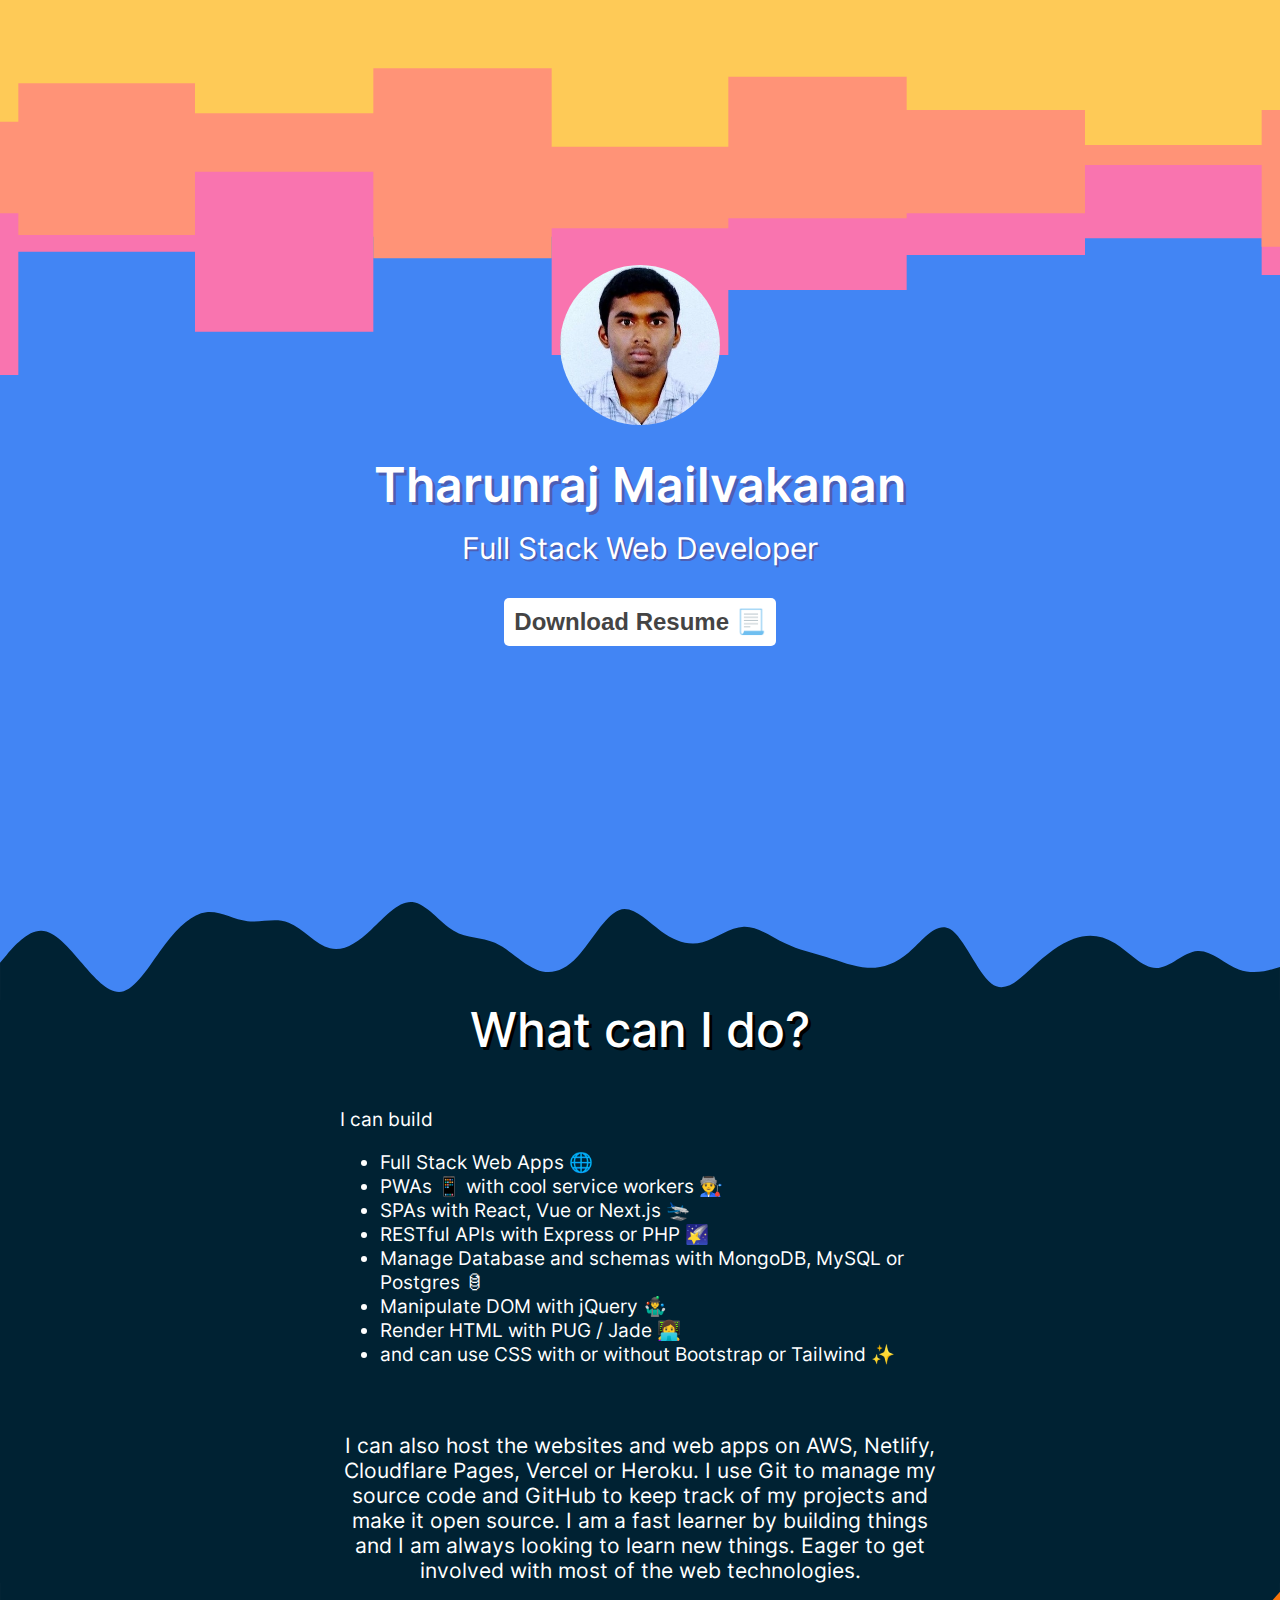
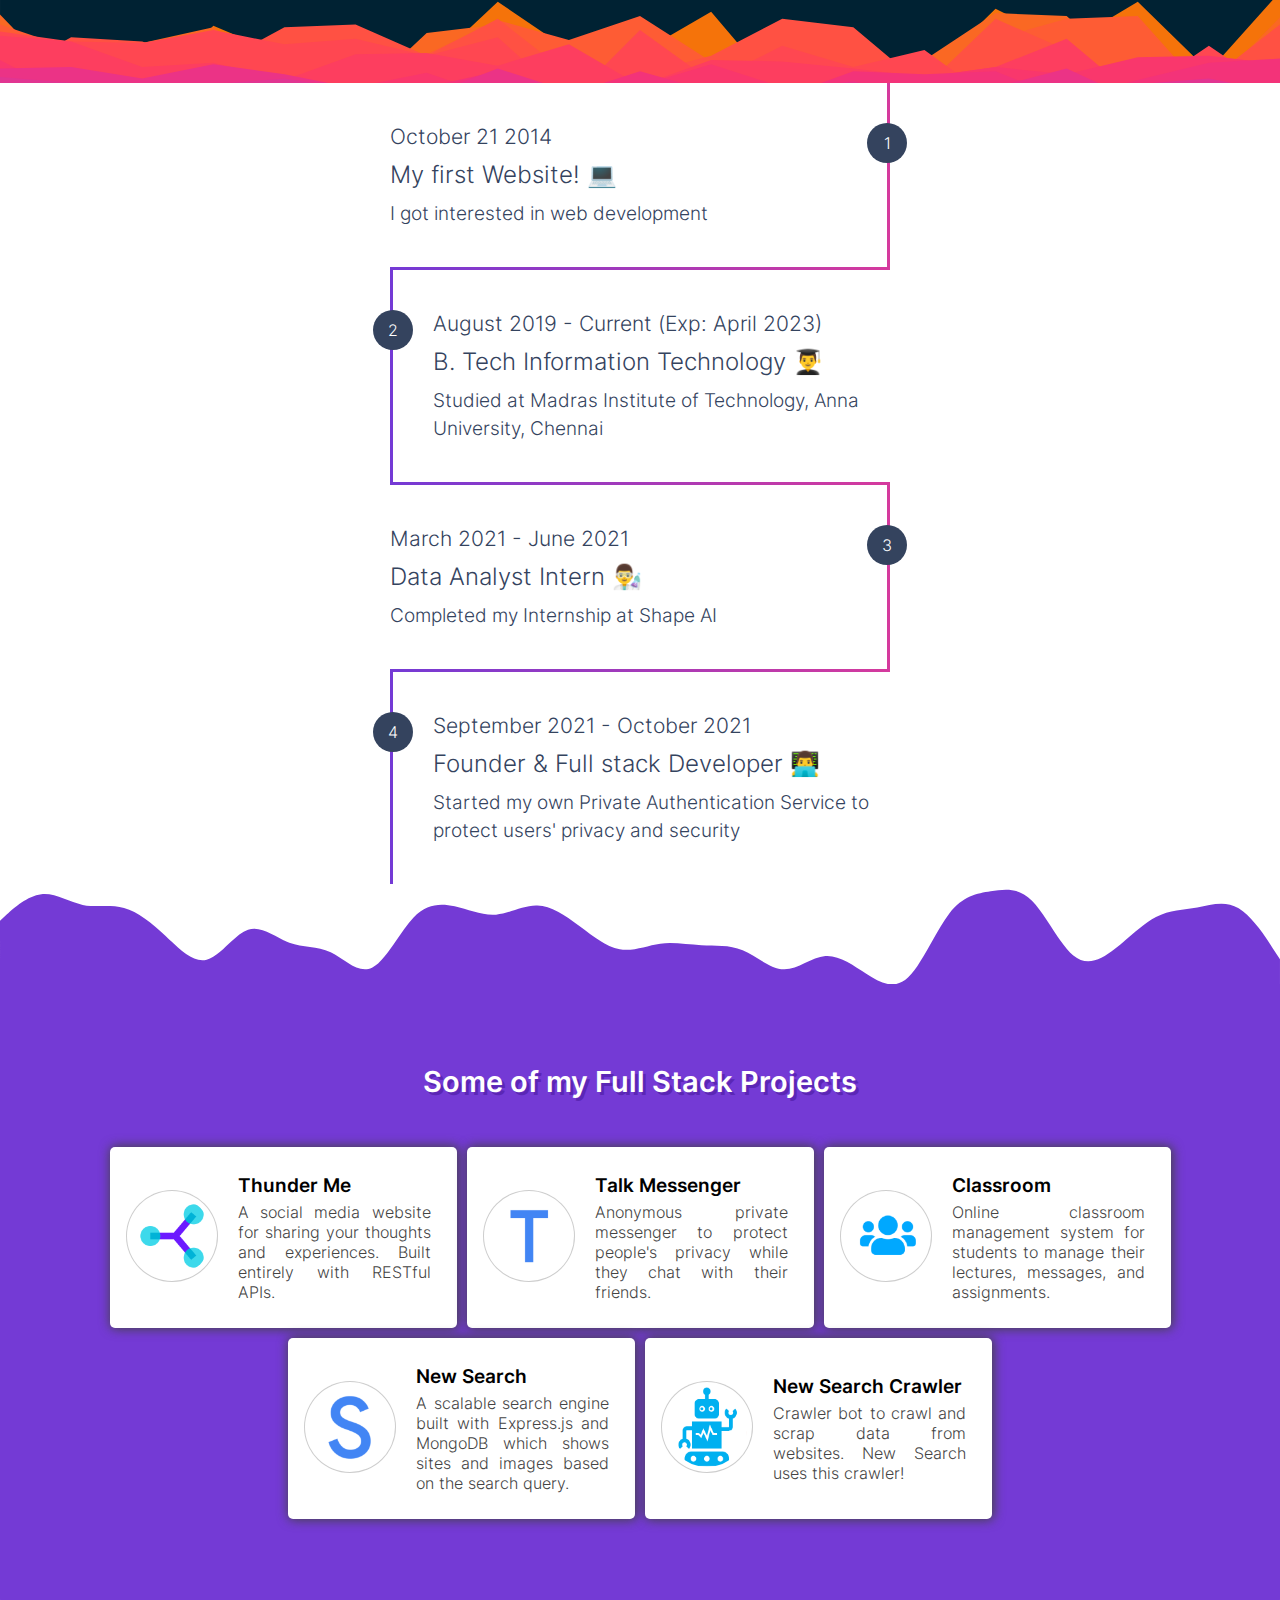
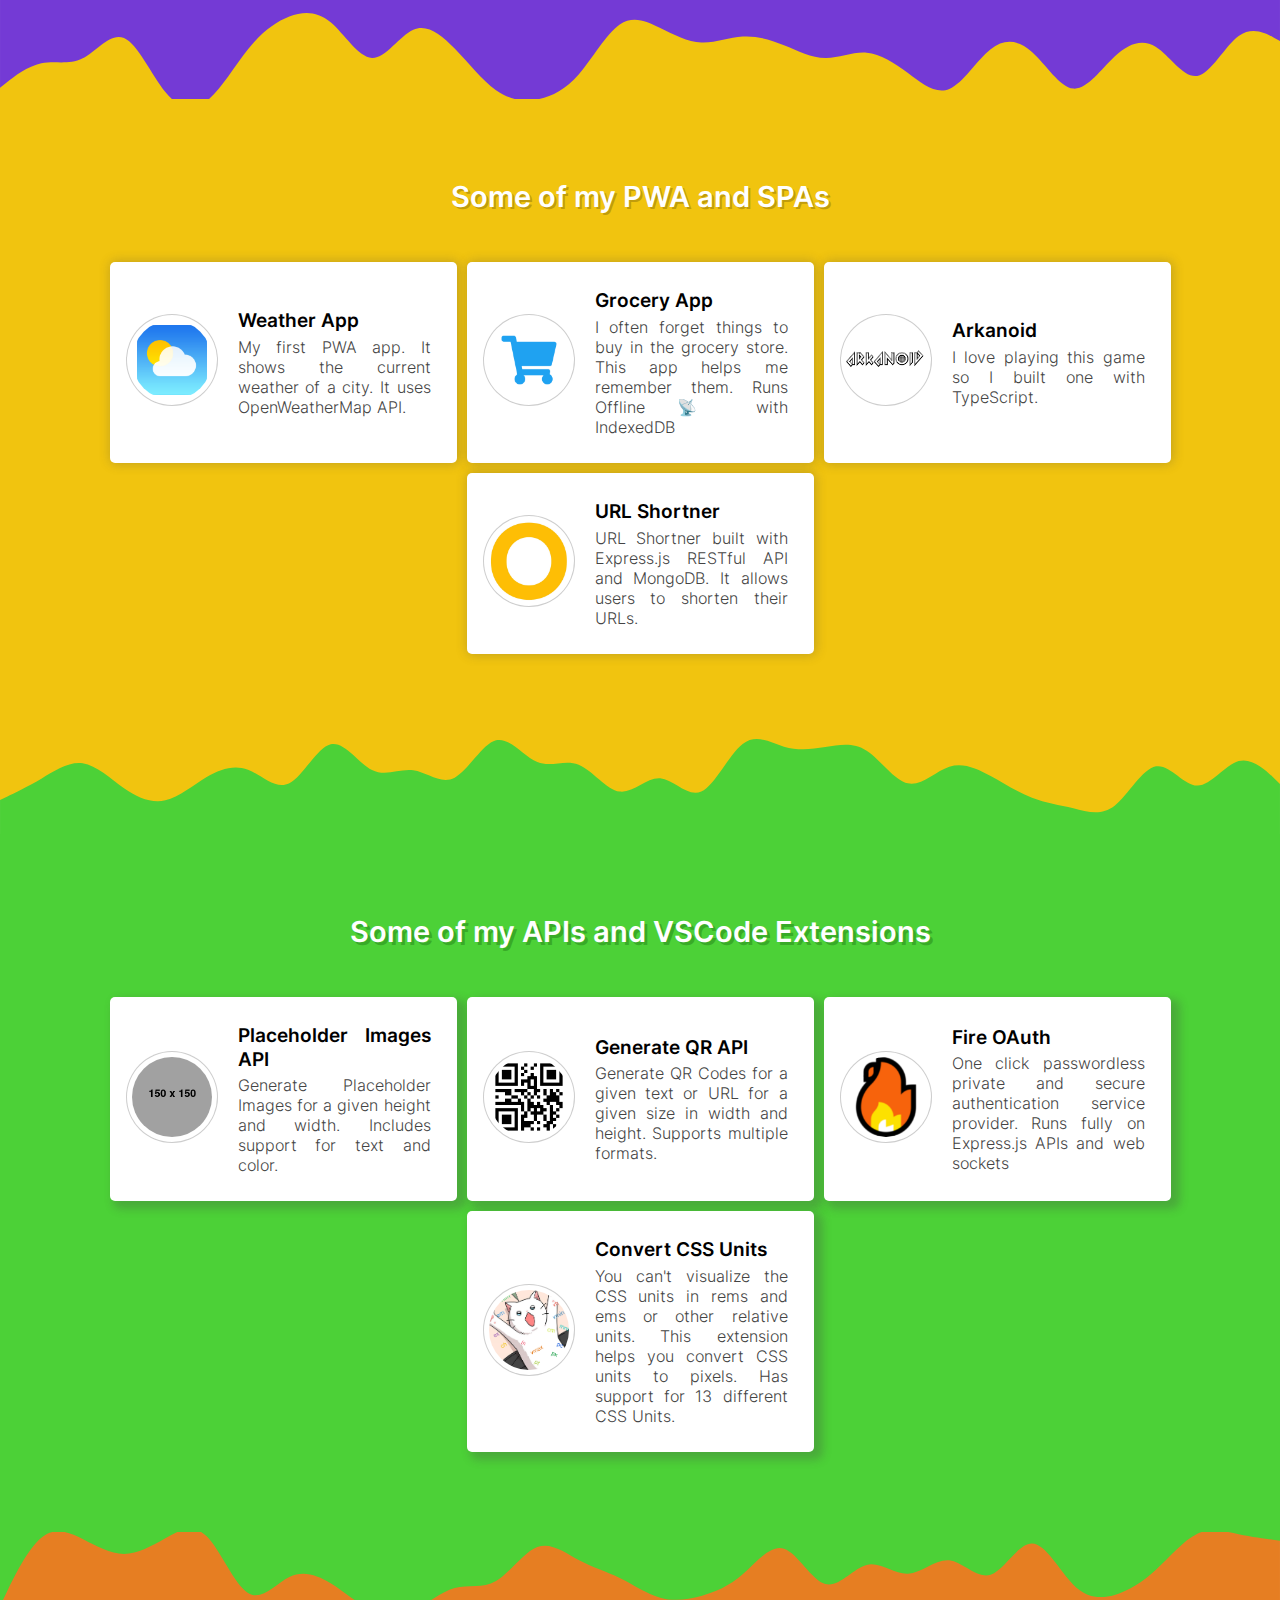
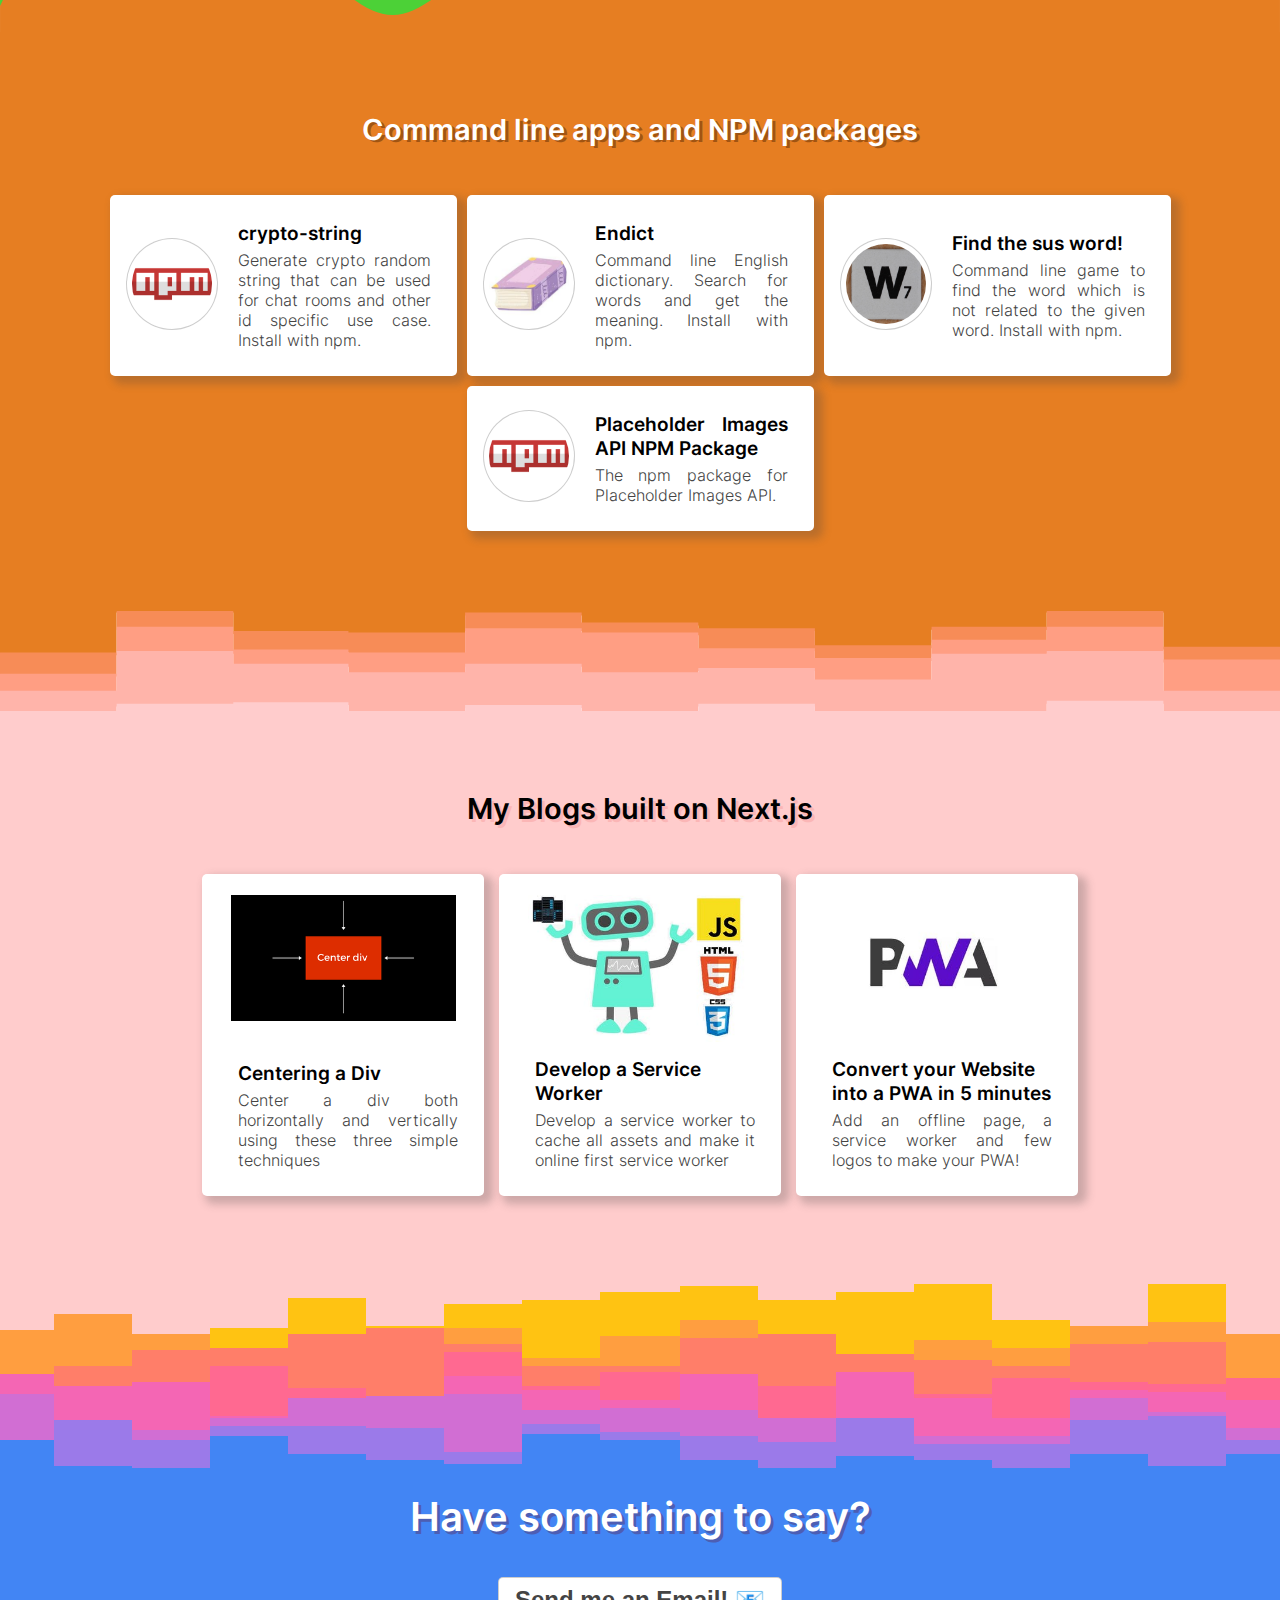
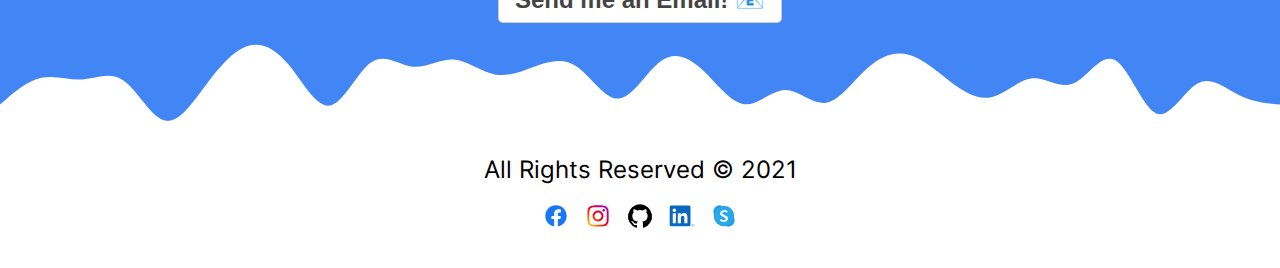
<file: index.html>
<!DOCTYPE html>
<html lang="en">

<head>
    <meta charset="UTF-8" />
    <link rel="stylesheet" href="/assets/css/main.css" />
    <meta name="description" content="Tharunraj Mailvakanan">
    <meta name="viewport" content="width=device-width, initial-scale=1.0" />
    <link rel="manifest" href="/site.webmanifest">
    <link rel="apple-touch-icon" href="/apple-touch-icon.png">

    <meta name="theme-color" content="#feca57"/>
    <title>Tharunraj Mailvakanan</title>
</head>

<body>
    <div class="wrapper">
        <div class="firstSlide">
            <div class="firstSlideBackground"></div>
            <div class="firstSlideContent">
                <div class="imageContainer">
                    <img src="/assets/images/pics/tharunoptimus.jpg" alt="Tharunraj Mailvakanan" />
                </div>
                <div class="firstSlideInfo">
                    <span>Tharunraj Mailvakanan</span>
                    <span>Full Stack Web Developer</span>
                    <a
                        href="./pdfs/Tharunraj-Mailvakanan.pdf"
                        onclick="window.open('/pdfs/Tharunraj-Mailvakanan.pdf', '_blank', 'fullscreen=yes'); return false;">
                        <button>Download Resume 📃</button>
                    </a>
                </div>
            </div>
        </div>

        <div class="firstBreakSlide"></div>

        <div class="secondSlide">
            <div class="secondSlideHeading">What can I do?</div>
            <div class="secondSlideContent">
                <span>
                    I can build
                    <ul>
                        <li>Full Stack Web Apps 🌐</li>
                        <li>PWAs 📱 with cool service workers 👨‍🏭</li>
                        <li>SPAs with React, Vue or Next.js 🛬</li>
                        <li>RESTful APIs with Express or PHP 🌠</li>
                        <li>
                            Manage Database and schemas with MongoDB, MySQL or Postgres
                            🛢
                        </li>
                        <li>Manipulate DOM with jQuery 🤹‍♂️</li>
                        <li>Render HTML with PUG / Jade 👩‍💻</li>
                        <li>
                            and can use CSS with or without Bootstrap or
                            Tailwind ✨
                        </li>
                    </ul>
                </span>

                <span>
                    I can also host the websites and web apps on AWS, Netlify, Cloudflare Pages, Vercel or
                    Heroku. I use Git to manage my source code and GitHub to keep
                    track of my projects and make it open source. I am a fast learner by building
                    things and I am always looking to learn new things.
                    Eager to get involved with most of the web technologies.
                </span>
            </div>
        </div>

        <div class="secondBreakSlide"></div>

        <div class="thirdSlide">
            <div class="timelineItem">
                <div class="event">
                    <span class="dateContainer">October 21 2014</span>
                    <span class="eventHeading">My first Website! 💻</span>
                    <span class="eventDetails">I got interested in web development</span>
                </div>
            </div class="timelineItem">
            <div class="timelineItem">
                <div class="event">
                    <span class="dateContainer">
                        August 2019 - Current (Exp: April 2023)</span>
                    <span class="eventHeading">B. Tech Information Technology 👨‍🎓 </span>
                    <span class="eventDetails">Studied at Madras Institute of Technology, Anna University,
                        Chennai</span>
                </div>
            </div class="timelineItem">
            <div class="timelineItem">
                <div class="event">
                    <span class="dateContainer">March 2021 - June 2021</span>
                    <span class="eventHeading">Data Analyst Intern 👨‍🔬</span>
                    <span class="eventDetails">Completed my Internship at Shape AI</span>
                </div>
            </div class="timelineItem">
            <div class="timelineItem">
                <div class="event">
                    <span class="dateContainer">September 2021 - October 2021</span>
                    <span class="eventHeading">Founder & Full stack Developer 👨‍💻</span>
                    <span class="eventDetails">Started my own Private Authentication Service to protect users' privacy
                        and security</span>
                </div>
            </div class="timelineItem">
        </div>

        <div class="thirdBreakSlide"></div>

        <div class="fourthSlide">
            <div class="fourthSlideContainer">
                <div class="fourthSlideHeading">
                    <span>Some of my Full Stack Projects</span>
                </div>
                <div class="projectsCards">

                    <div class="card">
                        <div class="cardImageContainer">
                            <a href="https://thunderme.herokuapp.com/" target="_blank" rel="noopener noreferrer">
                                <img src="/assets/images/pics/thunderme.png" alt="Thunder Me" />
                            </a>
                        </div>
                        <div class="cardContent">
                            <span class="cardHeading">
                                <a href="https://thunderme.herokuapp.com/" target="_blank" rel="noopener noreferrer">
                                    Thunder Me </a>
                            </span>
                            <span class="cardDetails">
                                A social media website for sharing your thoughts and experiences. Built entirely with
                                RESTful APIs.
                            </span>
                        </div>
                    </div>


                    <div class="card">
                        <div class="cardImageContainer">
                            <a href="https://disposeable.herokuapp.com/" target="_blank" rel="noopener noreferrer">
                                <img src="/assets/images/pics/talk.png" alt="Talk Messenger" />
                            </a>
                        </div>
                        <div class="cardContent">
                            <span class="cardHeading">
                                <a href="https://disposeable.herokuapp.com/" target="_blank" rel="noopener noreferrer">
                                    Talk Messenger </a>
                            </span>
                            <span class="cardDetails">
                                Anonymous private messenger to protect people's privacy while they chat with their
                                friends.
                            </span>
                        </div>
                    </div>

                    <div class="card">
                        <div class="cardImageContainer">
                            <a href="http://classroom-task.herokuapp.com/" target="_blank" rel="noopener noreferrer">
                                <img src="/assets/images/pics/classroom.png" alt="Classroom" />
                            </a>
                        </div>
                        <div class="cardContent">
                            <span class="cardHeading">
                                <a href="http://classroom-task.herokuapp.com/" target="_blank"
                                    rel="noopener noreferrer"> Classroom </a>
                            </span>
                            <span class="cardDetails">
                                Online classroom management system for students to manage their lectures, messages, and
                                assignments.
                            </span>
                        </div>
                    </div>

                    <div class="card">
                        <div class="cardImageContainer">
                            <a href="https://newsea.herokuapp.com/" target="_blank" rel="noopener noreferrer">
                                <img src="/assets/images/pics/search.png" alt="New Search" />
                            </a>
                        </div>
                        <div class="cardContent">
                            <span class="cardHeading">
                                <a href="https://newsea.herokuapp.com/" target="_blank" rel="noopener noreferrer"> New
                                    Search </a>
                            </span>
                            <span class="cardDetails">
                                A scalable search engine built with Express.js and MongoDB which shows sites and images
                                based on the search query.
                            </span>
                        </div>
                    </div>

                    <div class="card">
                        <div class="cardImageContainer">
                            <a href="https://newseacrawler.herokuapp.com/" target="_blank" rel="noopener noreferrer">
                                <img src="/assets/images/pics/crawler.png" alt="New Search Crawler" />
                            </a>
                        </div>
                        <div class="cardContent">
                            <span class="cardHeading">
                                <a href="https://newseacrawler.herokuapp.com/" target="_blank"
                                    rel="noopener noreferrer"> New Search Crawler </a>
                            </span>
                            <span class="cardDetails">
                                Crawler bot to crawl and scrap data from websites. New Search uses this crawler!
                            </span>
                        </div>
                    </div>


                </div>
            </div>
        </div>

        <div class="fourthBreakSlide"></div>
        <div class="fifthSlide">
            <div class="fifthSlideContainer">
                <div class="fifthSlideHeading">
                    <span>Some of my PWA and SPAs</span>
                </div>
                <div class="projectsCards">

                    <div class="card">
                        <div class="cardImageContainer">
                            <a href="https://findcurrentweather.netlify.app/" target="_blank" rel="noopener noreferrer">
                                <img src="/assets/images/pics/weather.png" alt="Weather App" />
                            </a>
                        </div>
                        <div class="cardContent">
                            <span class="cardHeading">
                                <a href="https://findcurrentweather.netlify.app/" target="_blank"
                                    rel="noopener noreferrer"> Weather App </a>
                            </span>
                            <span class="cardDetails">
                                My first PWA app. It shows the current weather of a city. It uses OpenWeatherMap API.
                            </span>
                        </div>
                    </div>

                    
                    <div class="card">
                        <div class="cardImageContainer">
                            <a href="https://idb-grocery.netlify.app/" target="_blank" rel="noopener noreferrer">
                                <img src="/assets/images/pics/grocery.png" alt="Grocery App" />
                            </a>
                        </div>
                        <div class="cardContent">
                            <span class="cardHeading">
                                <a href="https://idb-grocery.netlify.app/" target="_blank" rel="noopener noreferrer">
                                    Grocery App </a>
                                </span>
                            <span class="cardDetails">
                                I often forget things to buy in the grocery store. This app helps me remember them. Runs
                                Offline 📡 with IndexedDB
                            </span>
                        </div>
                    </div>
                    
                    <div class="card">
                        <div class="cardImageContainer">
                            <a href="https://arkanoid-ts.netlify.app/" target="_blank" rel="noopener noreferrer">
                                <img src="/assets/images/pics/arkanoid.png" alt="Arkanoid" />
                            </a>
                        </div>
                        <div class="cardContent">
                            <span class="cardHeading">
                                <a href="https://arkanoid-ts.netlify.app/" target="_blank" rel="noopener noreferrer">
                                    Arkanoid </a>
                            </span>
                            <span class="cardDetails">
                                I love playing this game so I built one with TypeScript.
                            </span>
                        </div>
                    </div>
                    


                    <div class="card">
                        <div class="cardImageContainer">
                            <a href="https://short.up.railway.app/" target="_blank" rel="noopener noreferrer">
                                <img src="/assets/images/pics/short.png" alt="URL Shortner" />
                            </a>
                        </div>
                        <div class="cardContent">
                            <span class="cardHeading">
                                <a href="https://short.up.railway.app/" target="_blank" rel="noopener noreferrer"> URL
                                    Shortner </a>
                            </span>
                            <span class="cardDetails">
                                URL Shortner built with Express.js RESTful API and MongoDB. It allows users to shorten
                                their URLs.
                            </span>
                        </div>
                    </div>
                </div>
            </div>
        </div>

        <div class="sixthBreakSlide"></div>

        <div class="sixthSlide">
            <div class="sixthSlideContainer">
                <div class="sixthSlideHeading">
                    <span>Some of my APIs and VSCode Extensions</span>
                </div>
                <div class="projectsCards">

                    <div class="card">
                        <div class="cardImageContainer">
                            <a href="https://placeholder-image-api.herokuapp.com/" target="_blank"
                                rel="noopener noreferrer">
                                <img src="/assets/images/pics/placeholder.png" alt="Placeholder Images API" />
                            </a>
                        </div>
                        <div class="cardContent">
                            <span class="cardHeading">
                                <a href="https://placeholder-image-api.herokuapp.com/" target="_blank"
                                    rel="noopener noreferrer"> Placeholder Images API </a>
                            </span>
                            <span class="cardDetails">
                                Generate Placeholder Images for a given height and width. Includes support for text and
                                color.
                            </span>
                        </div>
                    </div>


                    <div class="card">
                        <div class="cardImageContainer">
                            <a href="https://placeholder-image-api.herokuapp.com/" target="_blank"
                                rel="noopener noreferrer">
                                <img src="/assets/images/pics/qr.png" alt="Generate QR API" />
                            </a>
                        </div>
                        <div class="cardContent">
                            <span class="cardHeading">
                                <a href="https://placeholder-image-api.herokuapp.com/" target="_blank"
                                    rel="noopener noreferrer"> Generate QR API </a>
                            </span>
                            <span class="cardDetails">
                                Generate QR Codes for a given text or URL for a given size in width and height. Supports
                                multiple formats.
                            </span>
                        </div>
                    </div>

                    <div class="card">
                        <div class="cardImageContainer">
                            <a href="https://fireoauth.netlify.app/" target="_blank" rel="noopener noreferrer">
                                <img src="/assets/images/pics/fire.png" alt="Fire OAuth" />
                            </a>
                        </div>
                        <div class="cardContent">
                            <span class="cardHeading">
                                <a href="https://fireoauth.netlify.app/" target="_blank" rel="noopener noreferrer"> Fire
                                    OAuth </a>
                            </span>
                            <span class="cardDetails">
                                One click passwordless private and secure authentication service provider. Runs fully on
                                Express.js APIs and web sockets
                            </span>
                        </div>
                    </div>

                    <div class="card">
                        <div class="cardImageContainer">
                            <a href="https://github.com/tharunoptimus/css-units" target="_blank"
                                rel="noopener noreferrer">
                                <img src="/assets/images/pics/css.png" alt="Convert CSS Units" />
                            </a>
                        </div>
                        <div class="cardContent">
                            <span class="cardHeading">
                                <a href="https://github.com/tharunoptimus/css-units" target="_blank"
                                    rel="noopener noreferrer"> Convert CSS Units </a>
                            </span>
                            <span class="cardDetails">
                                You can't visualize the CSS units in rems and ems or other relative units. This
                                extension helps you convert CSS units to pixels. Has support for 13 different CSS Units.
                            </span>
                        </div>
                    </div>

                </div>
            </div>
        </div>

        <div class="seventhBreakSlide"></div>

        <div class="seventhSlide">
            <div class="seventhSlideContainer">
                <div class="seventhSlideHeading">
                    <span>Command line apps and NPM packages</span>
                </div>
                <div class="projectsCards">

                    <div class="card">
                        <div class="cardImageContainer">
                            <a href="https://www.npmjs.com/package/crypto-string" target="_blank"
                                rel="noopener noreferrer">
                                <img src="/assets/images/pics/npm.png" alt="crypto-string" />
                            </a>
                        </div>
                        <div class="cardContent">
                            <span class="cardHeading">
                                <a href="https://www.npmjs.com/package/crypto-string" target="_blank"
                                    rel="noopener noreferrer"> crypto-string </a>
                            </span>
                            <span class="cardDetails">
                                Generate crypto random string that can be used for chat rooms and other id specific use
                                case. Install with npm.
                            </span>
                        </div>
                    </div>

                    <div class="card">
                        <div class="cardImageContainer">
                            <a href="https://www.npmjs.com/package/endict" target="_blank" rel="noopener noreferrer">
                                <img src="/assets/images/pics/endict.jpg" alt="Endict" />
                            </a>
                        </div>
                        <div class="cardContent">
                            <span class="cardHeading">
                                <a href="https://www.npmjs.com/package/endict" target="_blank"
                                    rel="noopener noreferrer"> Endict </a>
                            </span>
                            <span class="cardDetails">
                                Command line English dictionary. Search for words and get the meaning. Install with npm.
                            </span>
                        </div>
                    </div>

                    <div class="card">
                        <div class="cardImageContainer">
                            <a href="https://www.npmjs.com/package/find-the-odd" target="_blank"
                                rel="noopener noreferrer">
                                <img src="/assets/images/pics/findodd.jpg" alt="Find the sus word!" />
                            </a>
                        </div>
                        <div class="cardContent">
                            <span class="cardHeading">
                                <a href="https://www.npmjs.com/package/find-the-odd" target="_blank"
                                    rel="noopener noreferrer"> Find the sus word! </a>
                            </span>
                            <span class="cardDetails">
                                Command line game to find the word which is not related to the given word. Install with
                                npm.
                            </span>
                        </div>
                    </div>

                    <div class="card">
                        <div class="cardImageContainer">
                            <a href="https://www.npmjs.com/package/placeholder-image-data-url" target="_blank"
                                rel="noopener noreferrer">
                                <img src="/assets/images/pics/npm.png" alt="Placeholder Images API NPM Package" />
                            </a>
                        </div>
                        <div class="cardContent">
                            <span class="cardHeading">
                                <a href="https://www.npmjs.com/package/placeholder-image-data-url" target="_blank"
                                    rel="noopener noreferrer"> Placeholder Images API NPM Package </a>
                            </span>
                            <span class="cardDetails">
                                The npm package for Placeholder Images API.
                            </span>
                        </div>
                    </div>
                    

                </div>
            </div>
        </div>

        <div class="eighthBreakSlide"></div>

        <div class="eighthSlide">
            <div class="eighthSlideContainer">
                <div class="eighthSlideHeading">
                    <span>My Blogs built on Next.js</span>
                </div>
                <div class="eighthSlideContent">
                    <div class="card">
                        <div class="cardImageContainer">
                            <a href="https://blog-tharunoptimus-pd.vercel.app/blog/center-a-div-using-css"
                                target="_blank" rel="noopener noreferrer">
                                <img src="/assets/images/pics/blogOne.png" alt="Centering a Div with CSS" />
                            </a>
                        </div>
                        <div class="cardContent">
                            <span class="cardHeading">
                                <a href="https://blog-tharunoptimus-pd.vercel.app/blog/center-a-div-using-css"
                                    target="_blank" rel="noopener noreferrer"> Centering a Div </a>
                            </span>
                            <span class="cardDetails">
                                Center a div both horizontally and vertically using these three simple techniques
                            </span>
                        </div>
                    </div>
                    <div class="card">
                        <div class="cardImageContainer">
                            <a href="https://blog-tharunoptimus-pd.vercel.app/blog/develop-a-service-worker"
                                target="_blank" rel="noopener noreferrer">
                                <img src="/assets/images/pics/blogTwo.jpg" alt="Develop a Service Worker" />
                            </a>
                        </div>
                        <div class="cardContent">
                            <span class="cardHeading">
                                <a href="https://blog-tharunoptimus-pd.vercel.app/blog/develop-a-service-worker"
                                    target="_blank" rel="noopener noreferrer"> Develop a Service Worker </a>
                            </span>
                            <span class="cardDetails">
                                Develop a service worker to cache all assets and make it online first service worker
                            </span>
                        </div>
                    </div>
                    <div class="card">
                        <div class="cardImageContainer">
                            <a href="https://blog-tharunoptimus-pd.vercel.app/blog/convert-your-site-into-a-pwa"
                                target="_blank" rel="noopener noreferrer">
                                <img src="/assets/images/pics/blogThree.jpg" alt="Convert your Website into a PWA in 5 minutes" />
                            </a>
                        </div>
                        <div class="cardContent">
                            <span class="cardHeading">
                                <a href="https://blog-tharunoptimus-pd.vercel.app/blog/convert-your-site-into-a-pwa"
                                    target="_blank" rel="noopener noreferrer"> Convert your Website into a PWA in 5 minutes </a>
                            </span>
                            <span class="cardDetails">
                                Add an offline page, a service worker and few logos to make your PWA!
                            </span>
                        </div>
                    </div>
                </div>
            </div>

        </div>

        <div class="ninethBreakSlide"></div>

        <div class="ninethSlide">
            <div class="ninethSlideContent">
                <div class="ninethSlideTitle">
                    <span>Have something to say?</span>
                </div>
                <span>
                    <button>
                        <a href="mailto:tharunoptimus@protonmail.com">Send me an Email! 📧 </a>
                    </button>
                </span>
            </div>
        </div>

        <div class="tenthBreakSlide"></div>

        <div class="footer">
            <div class="endNote">
                All Rights Reserved &copy; 2021
            </div>
            <div class="logoContainer">
                <span>
                    <a href="https://facebook.com/tharunoptimus" aria-label="Facebook Id">
                        <img src="/assets/images/logos/facebook.svg" alt="@tharunoptimus">
                    </a>
                </span>
                <span>
                    <a href="https://instagram.com/tharunoptimus" aria-label="Instagram Id">
                        <img src="/assets/images/logos/instagram.svg" alt="@tharunoptimus">
                    </a>
                </span>
                <span>
                    <a href="https://github.com/tharunoptimus" aria-label="GitHub Id">
                        <img class="githubLogo" src="/assets/images/logos/github.svg" alt="@tharunoptimus">
                    </a>
                </span>
                <span>
                    <a href="https://www.linkedin.com/in/tharunoptimus/" aria-label="LinkedIn Id">
                        <img src="/assets/images/logos/linkedin.svg" alt="@tharunoptimus">
                    </a>
                </span>
                <span>
                    <a href="skype:tharunoptimus?chat" aria-label="Skype Chat">
                        <img src="/assets/images/logos/skype.svg" alt="@tharunoptimus">
                    </a>
                </span>
            </div>
        </div>
    </div>
    <script>
        if('serviceWorker' in navigator) {
            window.addEventListener('load', () => {
                navigator.serviceWorker.register('serviceworker.js')
                    .then((reg) => console.log('Success: ', reg.scope))
                    .catch((err) => console.log('Failure: ', err));
            })
        }
    </script>
</body>

</html>
</file>
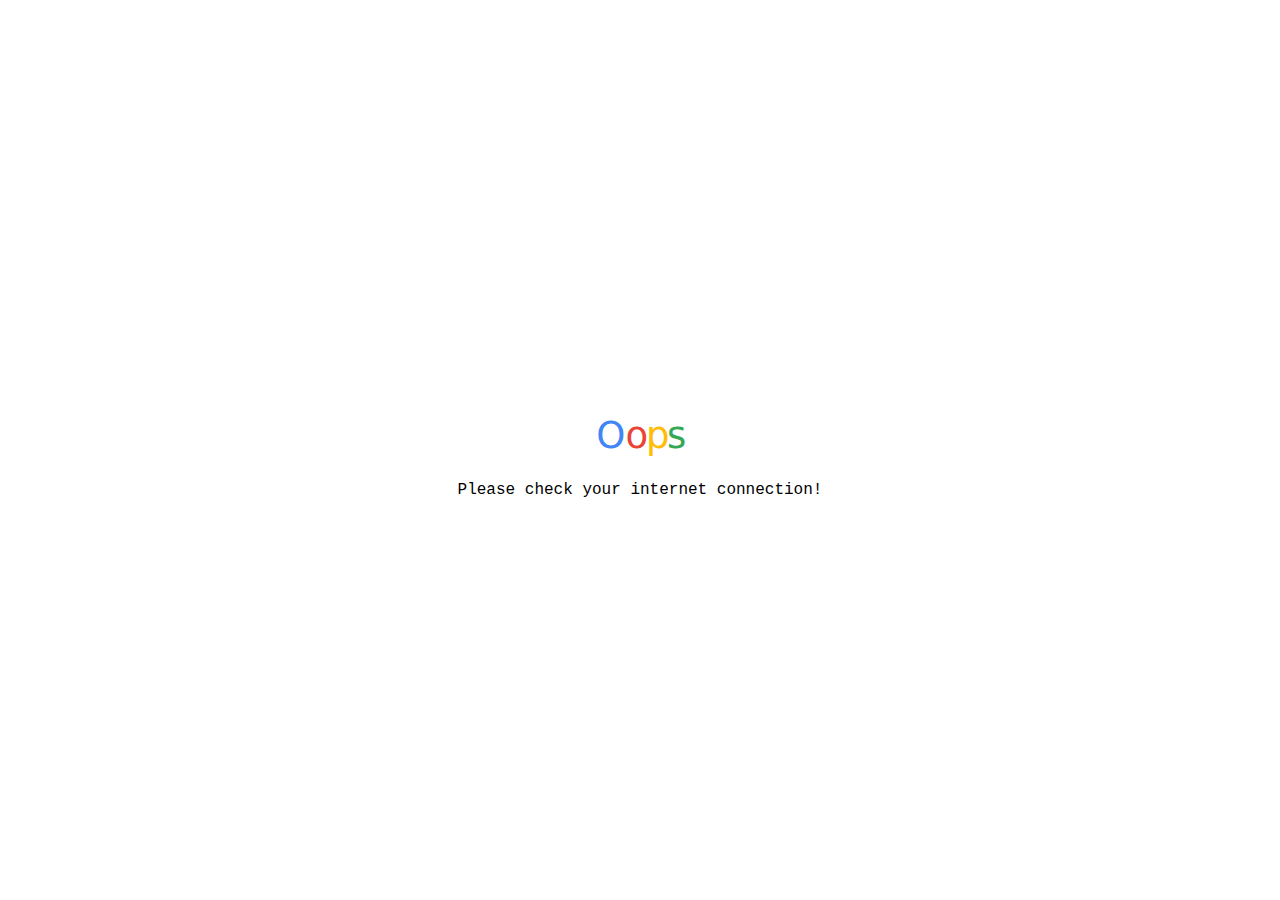
<file: offline.html>
<!DOCTYPE html>
<html lang="en">
    <head>
        <meta name="viewport" content="width=device-width,initial-scale=1">
        <style>body,html{min-height:100%;height:100%;margin:0;border:0;box-sizing:border-box;display:flex;align-items:center;justify-content:center}.wrapper{display:flex;flex-direction:column;align-items:center;justify-content:center}.logoContainer{display:flex;align-items:center;justify-content:center}.content{display:grid;place-items:center;text-align:center;font-family:courier}</style>
        <title>Offline</title>
    </head>
    <body>
        <div class="wrapper">
            <div class="logoContainer">
                <svg width="134" height="80" xmlns="http://www.w3.org/2000/svg" xmlns:xlink="http://www.w3.org/1999/xlink" overflow="hidden">
                    <defs>
                        <clipPath id="clip0">
                            <rect x="764" y="344" width="134" height="80"/>
                        </clipPath>
                    </defs>
                    <g clip-path="url(#clip0)" transform="translate(-764 -344)">
                        <text fill="#4285F4" font-family="Inter, system-ui ,sans-serif" font-weight="500" font-size="37" transform="translate(787.262 391)">
                            O
                            <tspan fill="#EA4335" font-size="37" x="29.1666" y="0">o</tspan>
                            <tspan fill="#FDBE05" font-size="37" x="49.8333" y="0">p</tspan>
                            <tspan fill="#34A853" font-size="37" x="70.8333" y="0">s</tspan>
                        </text>
                    </g>
                </svg>
            </div>
            <div class="content"><span>Please check your internet connection!</span></div>
        </div>
    </body>
</html>
</file>
<file: assets/css/main.css>
@font-face{font-family:Inter;src:url(/assets/css/Inter.ttf);font-display:swap}*{outline:0}body,html{margin:0;height:100%;font-weight:300;font-family:Inter,system-ui,-apple-system,BlinkMacSystemFont,"Segoe UI",Roboto,Oxygen,Ubuntu,Cantarell,"Open Sans","Helvetica Neue",sans-serif;color:#fff}a{text-decoration:none}.wrapper{display:flex;flex-direction:column;height:100%}.firstSlide{min-height:100%;display:flex;flex-direction:column;align-items:center;justify-content:center;position:relative}.firstSlideBackground{position:absolute;top:50%;left:50%;width:100%;height:100%;transform:translate(-50%,-50%);background:url(/assets/images/svg/first.svg) no-repeat center center;background-size:cover;z-index:-1}.firstSlideContent{display:flex;flex-direction:column;align-items:center;justify-content:center}.imageContainer{border:none;padding:10px}.imageContainer img{height:10rem;width:10rem;aspect-ratio:1;border-radius:50%}.firstSlideInfo{text-shadow:3px 3px 0 #4d5eb3;display:flex;flex-direction:column;align-items:center;justify-content:center;padding-top:1rem}.firstSlideInfo>span:nth-child(1){text-align:center;font-size:3rem;font-weight:600;padding-bottom:1rem}.firstSlideInfo>span:nth-child(2){text-shadow:2px 2px 0 #4d5eb3;text-align:center;font-size:1.9rem;font-weight:400;padding-bottom:1rem}.firstSlide a:focus,.firstSlide a:hover,.ninethSlide button:focus{text-decoration:none;transform:scale(1.02);transition:all .2s cubic-bezier(.4,0,1,1)}.firstSlide button,.ninethSlideContent button{margin-top:1rem;border:none;padding:10px;background:#fff;color:#444;font-size:1.5rem;font-weight:600;border-radius:5px;cursor:pointer}.firstBreakSlide{min-height:100px;width:100%;background:url(/assets/images/svg/firstBreak.svg) no-repeat center center;background-size:cover}.secondSlide{position:relative;background-color:#023;display:flex;flex-direction:column;align-items:center;justify-content:space-evenly}.secondSlideContent{display:flex;flex-direction:column;align-items:center;justify-content:space-evenly;max-width:600px;margin:0 auto}.secondSlideHeading{font-size:3rem;text-align:center;font-weight:500;text-shadow:3px 3px 0 hsl(0deg 0% 0%)}.secondSlideContent span:nth-child(1){font-size:1.2rem;font-weight:400;padding:3rem 0}.secondSlideContent span:nth-child(2){font-size:1.3rem;font-weight:400;text-align:center}.secondSlideContent span:nth-child(3) button{font-size:1.2rem;font-weight:400;text-align:center;border:1px solid #4285f4;padding:10px;border-radius:5px;background-color:#fff}.secondBreakSlide{min-height:100px;width:100%;background:url(/assets/images/svg/secondBreak.svg) no-repeat center center;background-size:cover}.thirdSlide{min-width:300px;max-width:500px;margin:auto;color:#000}.thirdSlide .timelineItem{font-size:1em;line-height:1.75em;border-top:3px solid;-o-border-image:linear-gradient(to right,#743ad5 0,#d53a9d 100%);border-image:linear-gradient(to right,#743ad5 0,#d53a9d 100%);border-image-slice:1;border-width:3px;margin:0;padding:40px;counter-increment:section;position:relative;color:#34435e}.thirdSlide .timelineItem:before{content:counter(section);position:absolute;border-radius:50%;padding:10px;height:1.25em;width:1.25em;background-color:#34435e;text-align:center;line-height:1.25em;color:#fff;font-size:1em}.thirdSlide .timelineItem:nth-child(odd){border-right:3px solid;padding-left:0}.thirdSlide .timelineItem:nth-child(odd):before{left:100%;margin-left:-20px}.thirdSlide .timelineItem:nth-child(even){border-left:3px solid;padding-right:0}.thirdSlide .timelineItem:nth-child(even):before{right:100%;margin-right:-20px}.thirdSlide .timelineItem:first-child{border-top:0;border-top-right-radius:0;border-top-left-radius:0}.thirdSlide .timelineItem:last-child{border-bottom-right-radius:0;border-bottom-left-radius:0}.thirdSlide .event{display:flex;flex-direction:column;gap:10px}.thirdSlide .event .dateContainer{font-size:1.3rem}.thirdSlide .event .eventHeading{font-size:1.5rem}.thirdSlide .event .eventDetails{font-size:1.2rem}.thirdBreakSlide{min-height:100px;width:100%;background:url(/assets/images/svg/thirdBreak.svg) no-repeat center center;background-size:cover}.eighthSlide,.fifthSlide,.fourthSlide,.seventhSlide,.sixthSlide{padding-top:5rem;padding-bottom:5rem;background-color:#743ad5}.eighthSlideContainer,.fifthSlideContainer,.fourthSlideContainer,.seventhSlideContainer,.sixthSlideContainer{max-width:1200px;margin:0 auto;display:flex;flex-direction:column;align-items:center}.eighthSlideHeading,.fifthSlideHeading,.fourthSlideHeading,.seventhSlideHeading,.sixthSlideHeading{font-size:1.8rem;font-weight:600;text-align:center;padding-bottom:3rem}.projectsCards{display:flex;flex-wrap:wrap;justify-content:center;gap:10px}.card{background-color:#fff;color:#444;display:flex;align-items:center;max-width:315px;padding:1rem;border:0;border-radius:5px;box-shadow:1px 0 11px 1px #444}.cardImageContainer{display:flex;align-items:center;justify-content:center}.cardImageContainer img{width:5rem;height:5rem;border-radius:50%;background-color:#fff;padding:5px;border:1px solid #44444444}.cardContent{padding:10px;padding-left:20px;display:flex;flex-direction:column;justify-content:center;text-align:justify}.cardHeading{font-size:1.2rem;font-weight:600;padding-bottom:.3rem}.cardHeading a{text-decoration:none;color:#000}.fourthBreakSlide{min-height:100px;width:100%;background:url(/assets/images/svg/fourthBreak.svg) no-repeat center center;background-size:cover}.fourthSlideHeading{text-shadow:3px 3px 0 #5b26b5}.fifthSlide{background-color:#f1c40f}.fifthSlide .card{box-shadow:1px 0 11px 1px #44444444}.fifthSlideHeading{text-shadow:2px 2px 0 #c19c0b}.sixthBreakSlide{min-height:100px;width:100%;background:url(/assets/images/svg/sixthBreak.svg) no-repeat center center;background-size:cover}.sixthSlide{background-color:#4cd137}.sixthSlide .card{box-shadow:6px 5px 8px 3px #44444444}.sixthSlideHeading{text-shadow:3px 3px 0 #38aa27}.seventhBreakSlide{min-height:100px;width:100%;background:url(/assets/images/svg/seventhBreak.svg) no-repeat center center;background-size:cover}.seventhSlide{background-color:#e67e22}.seventhSlide .card{box-shadow:6px 5px 8px 3px #44444444}.seventhSlideHeading{text-shadow:3px 2px 0 hsl(28deg 80% 35%)}.eighthBreakSlide{min-height:100px;width:100%;background:url(/assets/images/svg/eighthBreak.svg) no-repeat center center;background-size:cover}.eighthSlide{background-color:#fcc;color:#000}.eighthSlideContent{display:flex;flex-wrap:wrap;justify-content:center;gap:15px}.eighthSlideContent .card{display:flex;flex-direction:column;box-shadow:6px 5px 8px 3px #44444444;max-width:250px;justify-content:space-between}.eighthSlideContent .card .cardHeading{text-align:left}.eighthSlideContent .cardImageContainer,.eighthSlideContent .cardImageContainer a{display:flex;justify-content:center}.eighthSlideContent .cardImageContainer img{width:90%;height:auto;margin:0 auto;border-radius:0;background-color:#fff;padding:5px;border:0}.eighthSlideHeading{text-shadow:3px 3px 0 #fbb6b6}.ninethBreakSlide{min-height:200px;width:100%;background:url(/assets/images/svg/ninethBreak.svg) no-repeat center center;background-size:cover}.ninethSlide{background-color:#4285f4}.ninethSlideContent{max-width:550px;margin:0 auto;padding:1rem;display:flex;flex-direction:column;align-items:center;gap:20px}.ninethSlideTitle{font-size:2.5rem;font-weight:600;text-align:center;text-shadow:3px 3px 0 #4d5eb3}.ninethSlideContent button{padding:8px 16px;border-radius:5px;border:1px solid #44444444;background-color:#fff}.ninethSlideContent button a{color:#444}.tenthBreakSlide{min-height:100px;width:100%;background:url(/assets/images/svg/tenthBreak.svg) no-repeat center center;background-size:cover}.footer{color:#000;padding-bottom:2rem}.endNote{max-width:550px;margin:0 auto;padding:1rem;display:flex;flex-direction:column;align-items:center;gap:20px;font-size:1.5rem;font-weight:400}.logoContainer{display:flex;flex-wrap:wrap;gap:10px;align-items:center;justify-content:center}.logoContainer a img{height:2rem;width:2rem}.logoContainer a .githubLogo{height:1.5rem}@media (max-width:30em){.secondSlideContent{max-width:90%;padding:5%}.secondSlideContent span:nth-child(1){font-size:1.1rem}.thirdSlide{max-width:300px}.eighthSlideContent{gap:0}.eighthSlideContent .card{max-width:95%;margin:2.5%}}
</file>
